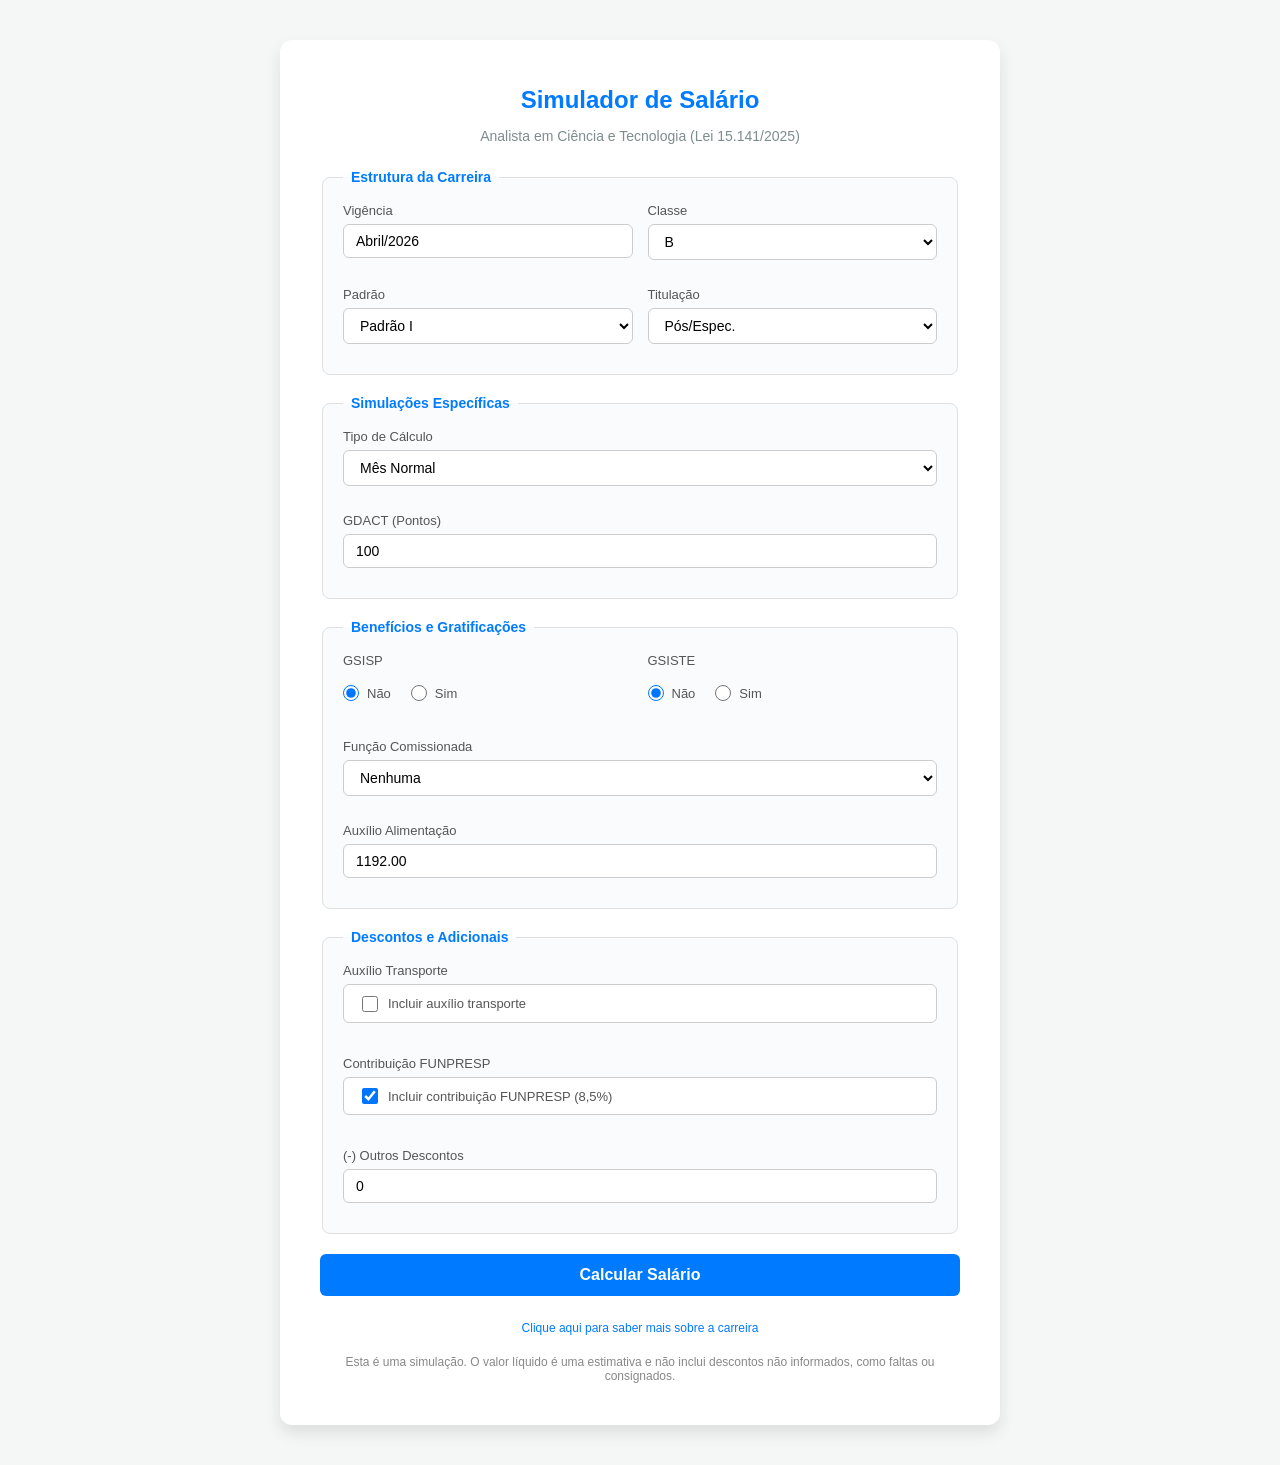
<file: index.html>
<!DOCTYPE html>
<html lang="pt-BR">
<head>
    <meta charset="UTF-8">
    <meta name="viewport" content="width=device-width, initial-scale=1.0">
    <title>Simulador de Salário - Analista em Ciência e Tecnologia (Lei 15.141/2025)</title>
    <link rel="stylesheet" href="style.css">
</head>
<body>

    <div class="container">
        <h1>Simulador de Salário</h1>
        <p class="subtitle">Analista em Ciência e Tecnologia (Lei 15.141/2025)</p>

        <form id="simulatorForm">
            <fieldset><legend>Estrutura da Carreira</legend><div class="form-row">
                <div class="form-group"><label>Vigência</label><input type="text" value="Abril/2026" readonly></div>
                <div class="form-group"><label for="classe">Classe</label><select id="classe"><option value="A">A</option><option value="B" selected>B</option><option value="C">C</option><option value="Especial">Especial</option></select></div>
                <div class="form-group"><label for="padrao">Padrão</label><select id="padrao"></select></div>
                <div class="form-group"><label for="titulo">Titulação</label><select id="titulo"><option value="0">Nenhuma</option><option value="1" selected>Pós/Espec.</option><option value="2">Mestrado</option><option value="3">Doutorado</option></select></div>
            </div></fieldset>
            
            <fieldset><legend>Simulações Específicas</legend><div class="form-row">
                <div class="form-group" style="flex-basis: 100%;"><label for="simulacaoEspecial">Tipo de Cálculo</label><select id="simulacaoEspecial"><option value="mes_normal">Mês Normal</option><option value="ferias">Incluir 1/3 de Férias</option><option value="decimo_1">13º Salário (1ª Parcela)</option><option value="decimo_2">13º Salário (2ª Parcela)</option></select></div>
                <div class="form-group" id="diasGroup"><label for="dias">Dias</label><input type="number" id="dias" value="30" min="1" max="31"></div>
                <div class="form-group" id="mesGroup"><label for="mes">Nº de Dias do Mês</label><input type="number" id="mes" value="30" min="1" max="31"></div>
                <div class="form-group" id="mesTrabalhadoGroup" style="flex-basis: 100%;"><label for="mes_trabalhado">Meses trabalhados (13º/férias)</label><input type="number" id="mes_trabalhado" value="12" min="0" max="12"></div>

                <!-- Pergunta da 1ª Parcela do 13º -->
                <div class="form-group" id="incluirGrat13Group" style="display: none; flex-basis: 100%;">
                    <label>Haverão parcelas de GSISP/GSISTE/FCE inclusas na 1ª parcela do 13º?</label>
                    <div class="radio">
                        <label><input type="radio" name="incluirGrat13_1" value="nao" checked> Não</label>
                        <label><input type="radio" name="incluirGrat13_1" value="sim"> Sim</label>
                    </div>
                </div>
                <div class="form-group" id="quantosMesesGrat13_1Group" style="display: none; flex-basis: 100%;">
                    <label for="quantos_meses_grat13_1">Quantos meses?</label>
                    <input type="number" id="quantos_meses_grat13_1" value="12" min="1" max="12">
                </div>

                <!-- Pergunta da 2ª Parcela do 13º -->
                <div class="form-group" id="incluirGrat13_2Group" style="display: none; flex-basis: 100%;">
                    <label>Haverão parcelas de GSISP/GSISTE/FCE inclusas na 2ª parcela do 13º?</label>
                    <div class="radio">
                        <label><input type="radio" name="incluirGrat13_2" value="nao" checked> Não</label>
                        <label><input type="radio" name="incluirGrat13_2" value="sim"> Sim</label>
                    </div>
                </div>
                <div class="form-group" id="quantosMesesGrat13_2Group" style="display: none; flex-basis: 100%;">
                    <label for="quantos_meses_grat13_2">Quantos meses?</label>
                    <input type="number" id="quantos_meses_grat13_2" value="12" min="1" max="12">
                </div>

                <!-- Valor da 1ª Parcela já paga (Exclusivo 2ª Parcela do 13º) -->
                <div class="form-group" id="primeiraParcelaPagaGroup" style="display: none; flex-basis: 100%; background: #f8f9fa; padding: 12px; border-radius: 4px; border: 1px solid #ddd;">
                    <label for="valor_primeira_parcela" style="font-weight: bold;">Valor da 1ª Parcela já paga (R$)</label>
                    <p style="font-size: 0.85em; color: #666; margin: 4px 0 8px 0;">Informe o valor histórico recebido na 1ª parcela (ex: quando estava em B I). Deixe vazio para calcular automaticamente.</p>
                    <input type="number" id="valor_primeira_parcela" step="0.01" min="0" placeholder="Ex.: 5752.71" style="margin-bottom: 8px;">
                    <label class="toggle-button" style="display: flex; align-items: center; gap: 6px; cursor: pointer;">
                        <input type="checkbox" id="naoRecebiPrimeiraParcela">
                        <span>Não recebi 1ª parcela (descontar R$ 0,00)</span>
                    </label>
                </div>
                
                <div class="form-group" id="pointGroup" style="flex-basis: 100%;"><label for="point">GDACT (Pontos)</label><input type="number" id="point" value="100" min="0" max="100" step="0.01"></div>
            </div></fieldset>

            <fieldset><legend>Benefícios e Gratificações</legend><div class="form-row">
                <div class="form-group"><label>GSISP</label><div class="radio"><label><input type="radio" name="gsisp" value="nao" checked> Não</label><label><input type="radio" name="gsisp" value="sim"> Sim</label></div></div>
                <div class="form-group"><label>GSISTE</label><div class="radio"><label><input type="radio" name="gsiste" value="nao" checked> Não</label><label><input type="radio" name="gsiste" value="sim"> Sim</label></div></div>
                <div class="form-group" style="flex-basis: 100%;"><label for="funcaoComissionada">Função Comissionada</label><select id="funcaoComissionada"></select></div>
                <div class="form-group" style="flex-basis: 100%;"><label for="auxAlimentacao">Auxílio Alimentação</label><input type="number" id="auxAlimentacao" value="1192.00" step="0.01"></div>
            </div></fieldset>

            <fieldset><legend>Descontos e Adicionais</legend><div class="form-row">
                <div class="form-group" style="flex-basis: 100%;">
                    <label>Auxílio Transporte</label>
                    <label class="toggle-button"><input type="checkbox" id="auxTransporteAtivo"><span>Incluir auxílio transporte</span></label>
                </div>
                <div class="form-group transporte-campos" id="valorDiarioTransporteGroup" style="display: none;">
                    <label for="valorDiarioTransporte">Valor diário (ida/volta)</label>
                    <input type="number" id="valorDiarioTransporte" value="0" min="0" step="0.01" placeholder="Ex.: 11,00">
                </div>
                <div class="form-group transporte-campos" id="diasUteisTransporteGroup" style="display: none;">
                    <label for="diasUteisTransporte">Nº de dias úteis que trabalha no mês</label>
                    <input type="number" id="diasUteisTransporte" value="22" min="0" max="31">
                </div>
                <div class="form-group" style="flex-basis: 100%;">
                    <label>Contribuição FUNPRESP</label>
                    <label class="toggle-button"><input type="checkbox" id="funprespAtivo" checked><span>Incluir contribuição FUNPRESP (8,5%)</span></label>
                </div>
                <div class="form-group" style="flex-basis: 100%;"><label for="dedutiveis">(-) Outros Descontos</label><input type="number" id="dedutiveis" value="0" min="0" step="0.01" placeholder="Ex.: 500,00"></div>
            </div></fieldset>
            <button type="submit">Calcular Salário</button>
        </form>

        <div id="results" style="display: none;"></div>

        <div class="footer">
             <a href="carreira.html" class="info-link">Clique aqui para saber mais sobre a carreira</a>
            <p>Esta é uma simulação. O valor líquido é uma estimativa e não inclui descontos não informados, como faltas ou consignados.</p>
        </div>
    </div>

    <script src="script.js"></script>
    
    <script>
    document.addEventListener("DOMContentLoaded", function () {
        const tipo = document.getElementById("simulacaoEspecial");
        const auxTransporteAtivoCheckbox = document.getElementById("auxTransporteAtivo");
        const valorDiarioGroup = document.getElementById("valorDiarioTransporteGroup");
        const diasUteisGroup = document.getElementById("diasUteisTransporteGroup");
        const valorDiarioInput = document.getElementById("valorDiarioTransporte");

        const naoRecebiCheckbox = document.getElementById("naoRecebiPrimeiraParcela");
        const valorPrimeiraInput = document.getElementById("valor_primeira_parcela");

        const groups = {
            dias: document.getElementById("diasGroup"),
            mes: document.getElementById("mesGroup"),
            trabalhado: document.getElementById("mesTrabalhadoGroup"),
            incluirGrat13_1: document.getElementById("incluirGrat13Group"),
            quantosMesesGrat13_1: document.getElementById("quantosMesesGrat13_1Group"),
            incluirGrat13_2: document.getElementById("incluirGrat13Group"), // corrigido abaixo
            quantosMesesGrat13_2: document.getElementById("quantosMesesGrat13_2Group"),
            primeiraParcelaPaga: document.getElementById("primeiraParcelaPagaGroup"),
            pontos: document.getElementById("pointGroup")
        };
        
        // Ajuste correto do grupo 2ª parcela
        groups.incluirGrat13_2 = document.getElementById("incluirGrat13_2Group");

        const radiosGrat13_1 = document.querySelectorAll('input[name="incluirGrat13_1"]');
        const radiosGrat13_2 = document.querySelectorAll('input[name="incluirGrat13_2"]');

        naoRecebiCheckbox.addEventListener("change", function () {
            if (this.checked) {
                valorPrimeiraInput.value = "";
                valorPrimeiraInput.disabled = true;
            } else {
                valorPrimeiraInput.disabled = false;
            }
        });

        function atualizarTransporteCampos() {
            if (auxTransporteAtivoCheckbox.checked) {
                valorDiarioGroup.style.display = "block";
                diasUteisGroup.style.display = "block";
                if (valorDiarioInput.value == "0") valorDiarioInput.value = "11.00";
            } else {
                valorDiarioGroup.style.display = "none";
                diasUteisGroup.style.display = "none";
                valorDiarioInput.value = "0";
            }
        }

        function atualizarSubcampos() {
            const v = tipo.value;
            const incluir1 = document.querySelector('input[name="incluirGrat13_1"]:checked')?.value === "sim";
            groups.quantosMesesGrat13_1.style.display = (v === "decimo_1" && incluir1) ? "flex" : "none";

            const incluir2 = document.querySelector('input[name="incluirGrat13_2"]:checked')?.value === "sim";
            groups.quantosMesesGrat13_2.style.display = (v === "decimo_2" && incluir2) ? "flex" : "none";
        }

        function atualizarCampos() {
            const v = tipo.value;
            groups.dias.style.display = v === "mes_fracionado" ? "flex" : "none";
            groups.mes.style.display = v === "mes_fracionado" ? "flex" : "none";
            groups.trabalhado.style.display = ["ferias", "decimo_1", "decimo_2"].includes(v) ? "flex" : "none";

            groups.incluirGrat13_1.style.display = v === "decimo_1" ? "flex" : "none";
            groups.incluirGrat13_2.style.display = v === "decimo_2" ? "flex" : "none";
            groups.primeiraParcelaPaga.style.display = v === "decimo_2" ? "flex" : "none";
            
            atualizarSubcampos();
            groups.pontos.style.display = "flex";
        }

        auxTransporteAtivoCheckbox.addEventListener("change", atualizarTransporteCampos);
        radiosGrat13_1.forEach(r => r.addEventListener("change", atualizarSubcampos));
        radiosGrat13_2.forEach(r => r.addEventListener("change", atualizarSubcampos));
        tipo.addEventListener("change", atualizarCampos);

        atualizarCampos();
        atualizarTransporteCampos();
    });
    </script>
</body>
</html>
</file>
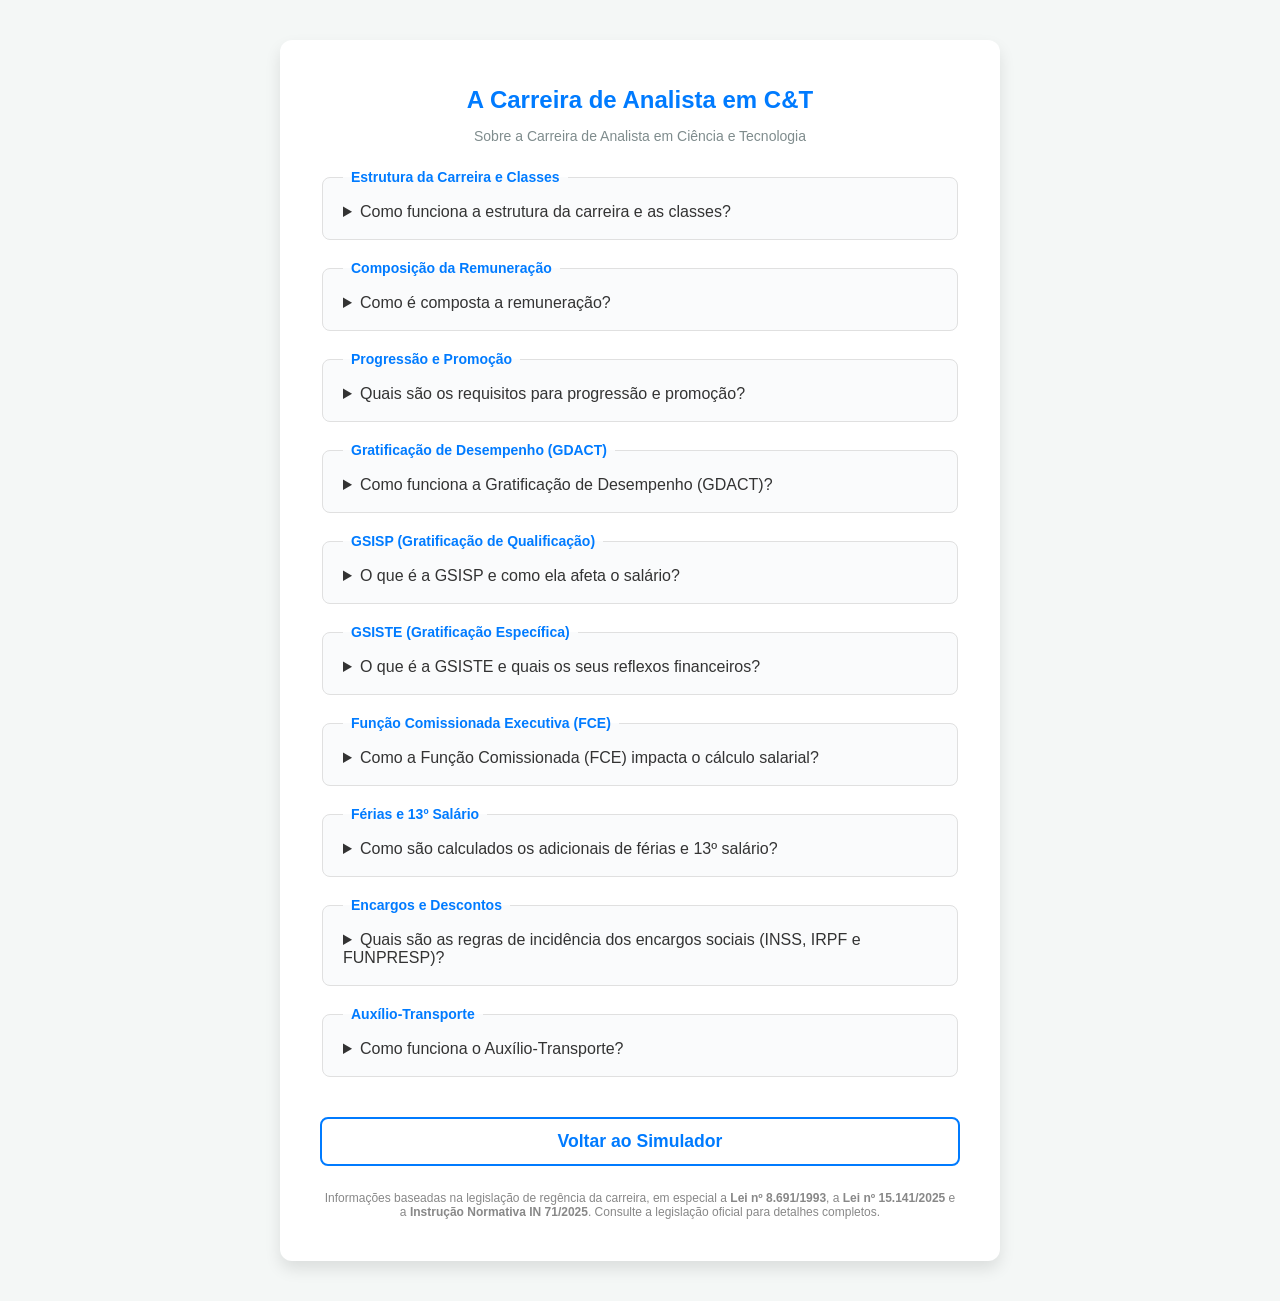
<file: carreira.html>
<!DOCTYPE html>
<html lang="pt-BR">
<head>
    <meta charset="UTF-8">
    <meta name="viewport" content="width=device-width, initial-scale=1.0">
    <title>Sobre a Carreira de Analista em Ciência e Tecnologia</title>
    <link rel="stylesheet" href="style.css">
</head>
<body>

    <div class="container">
        <h1>A Carreira de Analista em C&T</h1>
        <p class="subtitle">Sobre a Carreira de Analista em Ciência e Tecnologia</p>

        <section class="faq-section">
            <fieldset>
                <legend>Estrutura da Carreira e Classes</legend>
                <details>
                    <summary>Como funciona a estrutura da carreira e as classes?</summary>
                    <p>A carreira é estruturada com base na <strong>Lei nº 8.691/1993</strong> e atualizada pelas disposições da <strong>Lei nº 15.141/2025</strong>. As antigas denominações e classes foram reorganizadas de forma uniforme em quatro grandes classes: <strong>Especial, C, B e A</strong>. O cargo de Analista em Ciência e Tecnologia é de nível superior e prevê requisitos específicos de titulação e experiência para o avanço e promoção entre as classes.</p>
                </details>
            </fieldset>

            <fieldset>
                <legend>Composição da Remuneração</legend>
                <details>
                    <summary>Como é composta a remuneração?</summary>
                    <p>A remuneração básica é composta pelo <strong>Vencimento Básico (VB)</strong> somado à <strong>Retribuição por Titulação (RT)</strong> (quando aplicável: Pós-graduação/Especialização, Mestrado ou Doutorado) e à <strong>Gratificação de Desempenho da Carreira de Ciência e Tecnologia (GDACT)</strong>, calculada com base na pontuação de avaliação de desempenho do servidor, conforme os anexos da legislação vigente.</p>
                </details>
            </fieldset>

            <fieldset>
                <legend>Progressão e Promoção</legend>
                <details>
                    <summary>Quais são os requisitos para progressão e promoção?</summary>
                    <p>A <strong>progressão</strong> ocorre de um padrão para o seguinte dentro da mesma classe, mediante cumprimento de interstício temporal e avaliação de desempenho satisfatória. Já a <strong>promoção</strong> consiste na passagem de uma classe para a inicial da classe superior, exigindo requisitos adicionais de capacitação, tempo de permanência e titulação acadêmica conforme regulamentação específica da carreira.</p>
                </details>
            </fieldset>

            <fieldset>
                <legend>Gratificação de Desempenho (GDACT)</legend>
                <details>
                    <summary>Como funciona a Gratificação de Desempenho (GDACT)?</summary>
                    <p>A GDACT é atribuída em função do alcance de metas de desempenho institucional e individual. No simulador, o valor é obtido multiplicando-se a quantidade de pontos informada (geralmente variando de 80 a 100 pontos) pelo valor unitário do ponto correspondente ao padrão e classe do servidor na tabela da lei.</p>
                </details>
            </fieldset>

            <fieldset>
                <legend>GSISP (Gratificação de Qualificação)</legend>
                <details>
                    <summary>O que é a GSISP e como ela afeta o salário?</summary>
                    <p>A <strong>GSISP (Gratificação de Desempenho de Atividade de Ciência, Tecnologia, Inovação e Produção de Conhecimento)</strong> é um adicional de caráter específico aplicável a servidores que atuam em áreas contempladas. No simulador, quando selecionada como "Sim", o sistema incorpora o valor fixo correspondente à base de cálculo de rendimentos tributáveis, férias e gratificações de 13º salário conforme o período.</p>
                </details>
            </fieldset>

            <fieldset>
                <legend>GSISTE (Gratificação Específica)</legend>
                <details>
                    <summary>O que é a GSISTE e quais os seus reflexos financeiros?</summary>
                    <p>A <strong>GSISTE</strong> é outra gratificação específica prevista na estrutura remuneratória da carreira de C&T. Ao ser ativada no simulador, ela adiciona o valor correspondente à remuneração bruta mensal do servidor, compondo também as bases de cálculo para incidência de encargos sociais e proporcionalidades em 13º e férias.</p>
                </details>
            </fieldset>

            <fieldset>
                <legend>Função Comissionada Executiva (FCE)</legend>
                <details>
                    <summary>Como a Função Comissionada (FCE) impacta o cálculo salarial?</summary>
                    <p>A <strong>FCE (Função Comissionada Executiva)</strong> representa os cargos de chefia, direção e assessoramento exercidos no âmbito da administração pública federal. No simulador, ao selecionar o código da FCE correspondente, o valor estipulado em tabela própria é somado diretamente aos rendimentos tributáveis do servidor, refletindo nas bases de férias e nas gratificações proporcionais de 13º salário.</p>
                </details>
            </fieldset>

            <fieldset>
                <legend>Férias e 13º Salário</legend>
                <details>
                    <summary>Como são calculados os adicionais de férias e 13º salário?</summary>
                    <p>O <strong>1/3 constitucional de férias</strong> é calculado sobre a base de férias proporcional aos meses trabalhados no ano. O <strong>13º salário</strong> é pago em duas parcelas: a 1ª parcela corresponde a 50% da base proporcional sem descontos, enquanto a 2ª parcela apura o total devido no ano, abate a primeira parcela e aplica os encargos devidos de INSS, IRPF e FUNPRESP.</p>
                </details>
            </fieldset>

            <fieldset>
                <legend>Encargos e Descontos</legend>
                <details>
                    <summary>Quais são as regras de incidência dos encargos sociais (INSS, IRPF e FUNPRESP)?</summary>
                    <p>O <strong>INSS</strong> é calculado de forma progressiva por faixas de remuneração até o teto do RGPS. O <strong>IRPF</strong> segue a tabela progressiva e regras de dedução/redutores vigentes para o ano-calendário. O <strong>FUNPRESP</strong> representa a previdência complementar facultativa/necessária de 8,5% incidente sobre o valor que supera o teto do INSS.</p>
                </details>
            </fieldset>

            <fieldset>
                <legend>Auxílio-Transporte</legend>
                <details>
                    <summary>Como funciona o Auxílio-Transporte?</summary>
                    <p>O Auxílio-Transporte é regulamentado pela <strong>Instrução Normativa IN 71/2025</strong>, sendo concedido para custeio parcial de despesas com transporte coletivo em deslocamentos residência-trabalho-residência, deduzindo-se a cota de participação obrigatória do servidor equivalente a 6% do Vencimento Básico proporcional aos dias úteis.</p>
                </details>
            </fieldset>
        </section>

        <a href="index.html" class="button-link" style="margin-top: 20px;">Voltar ao Simulador</a>

        <div class="footer">
            <p>Informações baseadas na legislação de regência da carreira, em especial a <strong>Lei nº 8.691/1993</strong>, a <strong>Lei nº 15.141/2025</strong> e a <strong>Instrução Normativa IN 71/2025</strong>. Consulte a legislação oficial para detalhes completos.</p>
        </div>
    </div>

</body>
</html>
</file>
<file: style.css>
body {
    font-family: -apple-system, BlinkMacSystemFont, "Segoe UI", Roboto, Helvetica, Arial, sans-serif;
    background-color: #f4f7f6;
    color: #333;
    display: flex;
    justify-content: center;
    align-items: flex-start;
    min-height: 100vh;
    margin: 0;
    padding: 20px;
}

.container {
    background-color: #ffffff;
    padding: 30px 40px;
    border-radius: 12px;
    box-shadow: 0 8px 16px rgba(0,0,0,0.1);
    width: 100%;
    max-width: 720px;
    margin: 20px 0;
    box-sizing: border-box;
}

h1 {
    font-size: 24px;
    margin-bottom: 5px;
    color: #007bff;
    text-align: center;
}

.subtitle {
    text-align: center;
    color: #7f8c8d;
    font-size: 14px;
    margin-bottom: 25px;
}

fieldset {
    border: 1px solid #e0e0e0;
    border-radius: 8px;
    padding: 18px 20px;
    margin-bottom: 20px;
    background-color: #fafbfc;
}

legend {
    font-weight: 600;
    color: #007bff;
    padding: 0 8px;
    font-size: 14px;
}

.form-row {
    display: flex;
    flex-wrap: wrap;
    gap: 15px;
}

.form-group {
    flex: 1 1 200px;
    display: flex;
    flex-direction: column;
    margin-bottom: 12px;
}

.form-group label {
    font-size: 13px;
    font-weight: 500;
    margin-bottom: 6px;
    color: #555;
    display: block;
}

.form-group input, .form-group select {
    padding: 8px 12px;
    border: 1px solid #ccc;
    border-radius: 6px;
    font-size: 14px;
    background-color: #fff;
    width: 100%;
    box-sizing: border-box;
}

.form-group input:focus, .form-group select:focus {
    border-color: #007bff;
    outline: none;
    box-shadow: 0 0 4px rgba(0,123,255,0.3);
}

.radio {
    display: flex;
    gap: 20px;
    align-items: center;
    min-height: 38px;
}

.radio label {
    font-weight: normal;
    margin-bottom: 0;
    cursor: pointer;
    display: inline-flex;
    align-items: center;
    gap: 8px;
}

.radio input[type="radio"] {
    width: 16px;
    height: 16px;
    margin: 0;
    cursor: pointer;
}

.toggle-button {
    display: flex;
    align-items: center;
    cursor: pointer;
    font-weight: normal;
    background: #fff;
    border: 1px solid #ccc;
    padding: 10px 14px;
    border-radius: 6px;
    width: 100%;
    box-sizing: border-box;
}

.toggle-button input[type="checkbox"] {
    width: 16px;
    height: 16px;
    margin-right: 10px;
    margin-top: 0;
    margin-bottom: 0;
    cursor: pointer;
    flex-shrink: 0;
    vertical-align: middle;
}

.toggle-button span {
    line-height: 1.2;
    vertical-align: middle;
}

/* Apenas tag button padrão */
button {
    background-color: #007bff;
    color: white;
    border: none;
    padding: 12px;
    width: 100%;
    font-size: 16px;
    font-weight: 600;
    border-radius: 6px;
    cursor: pointer;
    transition: background-color 0.2s;
    box-sizing: border-box;
}

button:hover {
    background-color: #0056b3;
}

#results {
    margin-top: 25px;
    border-top: 2px solid #eee;
    padding-top: 20px;
}

#results h2 {
    font-size: 18px;
    color: #2c3e50;
    margin-bottom: 15px;
    text-align: left;
}

.result-item {
    display: flex;
    justify-content: space-between;
    padding: 8px 0;
    border-bottom: 1px solid #f1f1f1;
    font-size: 14px;
}

.result-item .label {
    color: #555;
}

.result-item .value {
    font-weight: 600;
    color: #2c3e50;
}

.result-item .value.positive {
    color: #27ae60;
}

.result-item .value.negative {
    color: #c0392b;
}

#net-salary-item {
    font-size: 16px;
    background-color: #e8f8f5;
    padding: 12px;
    border-radius: 6px;
    margin-top: 10px;
    border-bottom: none;
}

#net-salary-item .value {
    color: #16a085;
}

#net-salaryB-item {
    font-size: 16px;
    background-color: #fef9e7;
    padding: 12px;
    border-radius: 6px;
    margin-top: 10px;
    border-bottom: none;
}

.footer {
    text-align: center;
    margin-top: 25px;
    font-size: 12px;
    color: #888;
}

.info-link {
    display: inline-block;
    margin-bottom: 8px;
    color: #007bff;
    text-decoration: none;
    font-weight: 500;
}

.info-link:hover {
    text-decoration: underline;
}

@media (max-width: 600px) {
    .container {
        padding: 15px;
    }
    .form-group {
        flex: 1 1 100% !important;
    }
}

/* Estilo isolado e prioritário para o botão link de voltar */
.button-link {
    width: 100%;
    padding: 12px;
    background-color: #ffffff;
    color: #007bff;
    border: 2px solid #007bff;
    border-radius: 8px;
    font-size: 1.1em;
    font-weight: bold;
    cursor: pointer;
    text-align: center;
    text-decoration: none;
    display: inline-block;
    box-sizing: border-box;
    transition: all 0.3s ease;
}

.button-link:hover {
    background-color: #007bff;
    color: #ffffff;
}
</file>
